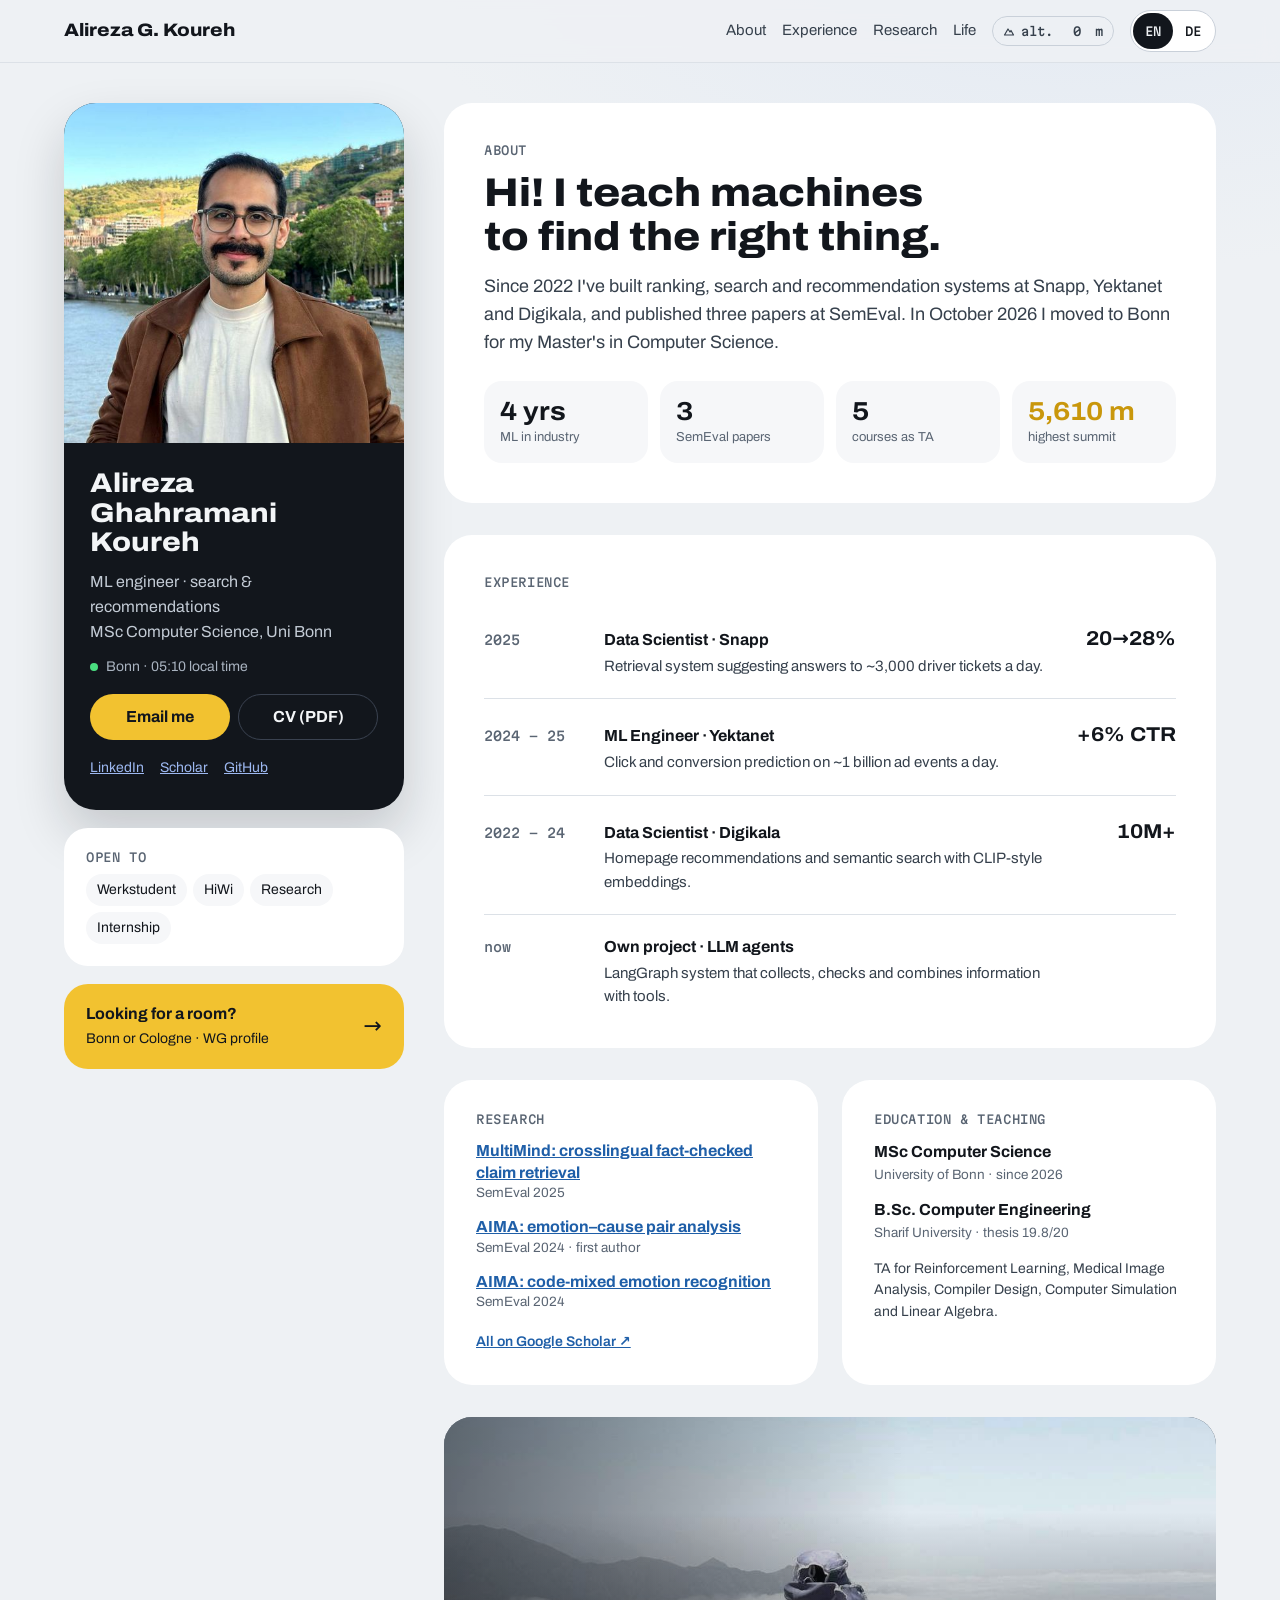
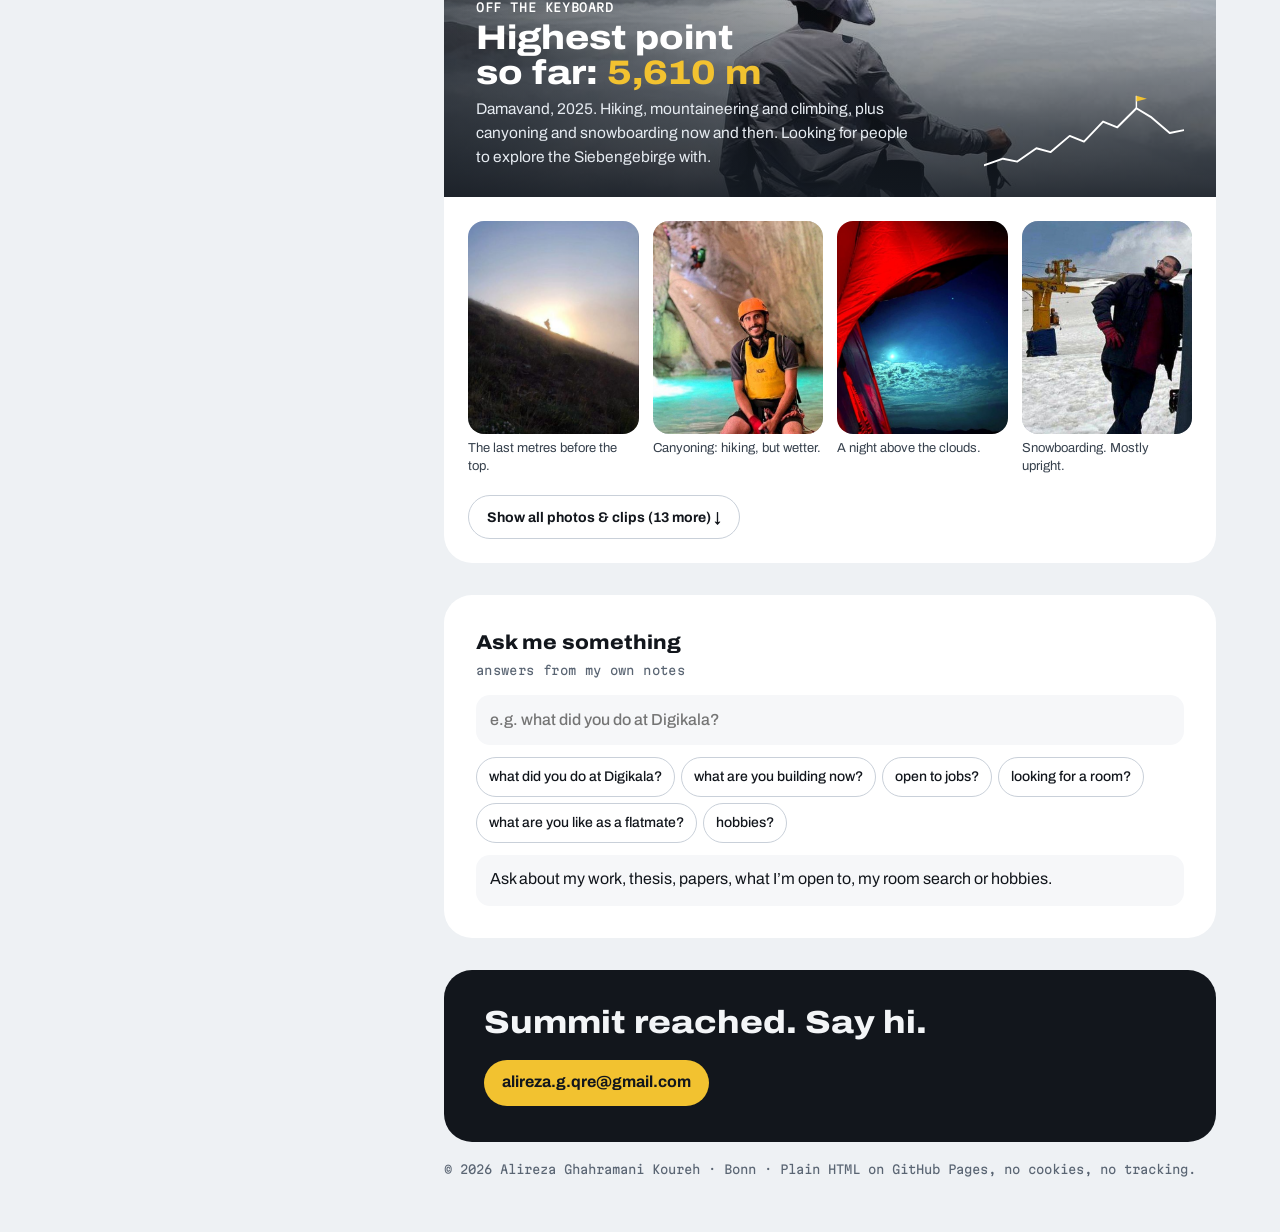
<file: index.html>
<!doctype html>
<html lang="en">
<head>
<meta charset="utf-8">
<meta name="viewport" content="width=device-width, initial-scale=1, viewport-fit=cover">
<title>Alireza Ghahramani Koureh · ML engineer, MSc student in Bonn</title>
<meta name="description" content="ML engineer for search and recommendations. MSc Computer Science at the University of Bonn. Since 2022 at Snapp, Yektanet and Digikala; 3 SemEval papers.">
<meta property="og:type" content="website">
<meta property="og:url" content="https://alireza-g-qre.github.io/">
<meta property="og:title" content="Alireza Ghahramani Koureh">
<meta property="og:description" content="ML engineer for search &amp; recommendations · MSc CS, University of Bonn">
<meta property="og:image" content="https://alireza-g-qre.github.io/assets/img/og.jpg">
<meta name="twitter:card" content="summary_large_image">
<meta name="theme-color" content="#EEF1F4">
<link rel="icon" href="data:image/svg+xml,%3Csvg xmlns='http://www.w3.org/2000/svg' viewBox='0 0 64 64'%3E%3Crect width='64' height='64' rx='16' fill='%2312161C'/%3E%3Cpath d='M10 50 L28 20 L37 34 L43 26 L54 50Z' fill='%23F2C230'/%3E%3C/svg%3E">
<link rel="stylesheet" href="assets/css/site.css?v=21">
</head>
<body class="pf-body">
<a class="skip" href="#main" data-i18n="skip">Skip to content</a>

<header class="top">
  <div class="top-in pf-top-in">
    <a class="brand" href="#main">Alireza G. Koureh</a>
    <nav class="nav" aria-label="Main">
      <a class="plain hide-sm" href="#about" data-i18n="nav.about">About</a>
      <a class="plain hide-sm" href="#experience" data-i18n="nav.exp">Experience</a>
      <a class="plain hide-sm" href="#research" data-i18n="nav.research">Research</a>
      <a class="plain hide-sm" href="#life" data-i18n="nav.life">Life</a>
      <span class="alt hide-sm" title="Altitude: climbs while you scroll" aria-hidden="true">
        <svg width="12" height="12" viewBox="0 0 24 24" fill="none" stroke="currentColor" stroke-width="2.4" stroke-linecap="round" stroke-linejoin="round"><path d="M3 20l7-12 4 6 2-3 5 9z"/></svg>
        <span data-i18n="alt">alt.</span>&nbsp;<span id="alt">0</span>&nbsp;m
      </span>
      <div class="lang" role="group" aria-label="Language">
        <button type="button" data-lang="en" aria-pressed="true">EN</button>
        <button type="button" data-lang="de" aria-pressed="false">DE</button>
      </div>
    </nav>
  </div>
</header>

<div class="pf" id="main">
  <aside class="pf-side">
    <div class="pf-card">
      <img src="assets/img/tbilisi-river.jpg" srcset="assets/img/tbilisi-river-sm.jpg 700w, assets/img/tbilisi-river.jpg 1400w" sizes="(max-width:980px) 100vw, 340px" alt="Alireza smiling on a bridge in Tbilisi" fetchpriority="high">
      <div class="pf-card-in">
        <h1 class="pf-name">Alireza<br>Ghahramani Koureh</h1>
        <p class="pf-role" data-i18n="card.role">ML engineer · search &amp; recommendations<br>MSc Computer Science, Uni Bonn</p>
        <p class="pf-time"><span class="dot" aria-hidden="true"></span><span id="clock">Bonn</span></p>
        <div class="pf-btns">
          <a class="pf-btn sun" href="mailto:alireza.g.qre@gmail.com" data-i18n="hero.email">Email me</a>
          <a class="pf-btn ghost" href="cv/Alireza_Ghahramani_Koureh_CV.pdf" data-i18n="hero.cv">CV (PDF)</a>
        </div>
        <p class="pf-links">
          <a href="https://www.linkedin.com/in/alireza-ghahramanikoureh/">LinkedIn</a>
          <a href="https://scholar.google.com/citations?hl=en&amp;user=39O8OBsAAAAJ">Scholar</a>
          <a href="https://github.com/Alireza-G-Qre">GitHub</a>
        </p>
      </div>
    </div>
    <div class="pf-box">
      <span class="kicker" data-i18n="open.k">Open to</span>
      <p class="pf-pills"><span data-i18n="open.1">Werkstudent</span><span data-i18n="open.2">HiWi</span><span data-i18n="open.3">Research</span><span data-i18n="open.4">Internship</span></p>
    </div>
    <a class="pf-wg" href="wg/"><span><b data-i18n="wg.t">Looking for a room?</b><br><small data-i18n="wg.s">Bonn or Cologne · WG profile</small></span><span aria-hidden="true">→</span></a>
  </aside>

  <main class="pf-main">
    <section id="about" class="pf-sec" aria-labelledby="h-about">
      <span class="kicker" data-i18n="about.k">About</span>
      <h2 id="h-about" class="pf-lead" data-i18n="about.h">Hi! I teach machines to find the right thing.</h2>
      <p class="pf-text" data-i18n="about.t">Since 2022 I've built ranking, search and recommendation systems at Snapp, Yektanet and Digikala, and published three papers at SemEval. In October 2026 I moved to Bonn for my Master's in Computer Science.</p>
      <div class="pf-stats">
        <div><b data-i18n="st.1b">4 yrs</b><span data-i18n="st.1">ML in industry</span></div>
        <div><b>3</b><span data-i18n="st.2">SemEval papers</span></div>
        <div><b>5</b><span data-i18n="st.3">courses as TA</span></div>
        <div><b class="gold" data-i18n="st.4b">5,610 m</b><span data-i18n="st.4">highest summit</span></div>
      </div>
    </section>

    <section id="experience" class="pf-sec" aria-labelledby="h-exp">
      <h2 id="h-exp" class="kicker" data-i18n="exp.k">Experience</h2>
      <ol class="pf-exp">
        <li><span class="yr">2025</span><div><b data-i18n="exp.1h">Data Scientist · Snapp</b><p data-i18n="exp.1">Retrieval system suggesting answers to ~3,000 driver tickets a day.</p></div><strong>20→28%</strong></li>
        <li><span class="yr">2024 – 25</span><div><b data-i18n="exp.2h">ML Engineer · Yektanet</b><p data-i18n="exp.2">Click and conversion prediction on ~1 billion ad events a day.</p></div><strong>+6% CTR</strong></li>
        <li><span class="yr">2022 – 24</span><div><b data-i18n="exp.3h">Data Scientist · Digikala</b><p data-i18n="exp.3">Homepage recommendations and semantic search with CLIP-style embeddings.</p></div><strong>10M+</strong></li>
        <li><span class="yr" data-i18n="exp.nowk">now</span><div><b data-i18n="exp.4h">Own project · LLM agents</b><p data-i18n="exp.4">LangGraph system that collects, checks and combines information with tools.</p></div><strong></strong></li>
      </ol>
    </section>

    <div id="research" class="pf-two">
      <section class="pf-sec" aria-labelledby="h-res">
        <h2 id="h-res" class="kicker" data-i18n="res.k">Research</h2>
        <ul class="pf-papers">
          <li><a href="https://aclanthology.org/2025.semeval-1.303/">MultiMind: crosslingual fact-checked claim retrieval</a><span>SemEval 2025</span></li>
          <li><a href="https://doi.org/10.18653/v1/2024.semeval-1.243">AIMA: emotion–cause pair analysis</a><span data-i18n="res.2">SemEval 2024 · first author</span></li>
          <li><a href="https://doi.org/10.18653/v1/2024.semeval-1.244">AIMA: code-mixed emotion recognition</a><span>SemEval 2024</span></li>
        </ul>
        <a class="pf-more" href="https://scholar.google.com/citations?hl=en&amp;user=39O8OBsAAAAJ" data-i18n="res.more">All on Google Scholar ↗</a>
      </section>
      <section class="pf-sec" aria-labelledby="h-edu">
        <h2 id="h-edu" class="kicker" data-i18n="edu.k">Education &amp; teaching</h2>
        <ul class="pf-edu">
          <li><b data-i18n="edu.1h">MSc Computer Science</b><span data-i18n="edu.1">University of Bonn · since 2026</span></li>
          <li><b data-i18n="edu.2h">B.Sc. Computer Engineering</b><span data-i18n="edu.2">Sharif University · thesis 19.8/20</span></li>
        </ul>
        <p class="pf-small" data-i18n="edu.ta">TA for Reinforcement Learning, Medical Image Analysis, Compiler Design, Computer Simulation and Linear Algebra.</p>
      </section>
    </div>

    <section id="life" class="pf-sec pf-life" aria-labelledby="h-life">
      <div class="pf-hero-photo">
        <img src="assets/img/above-clouds.jpg" srcset="assets/img/above-clouds-sm.jpg 700w, assets/img/above-clouds.jpg 1400w" sizes="(max-width:980px) 100vw, 800px" alt="Alireza looking out over a sea of clouds" loading="lazy">
        <div class="pf-hero-text">
          <div>
            <span class="kicker light" data-i18n="life.k">Off the keyboard</span>
            <h2 id="h-life" data-i18n="life.h">Highest point so far: <em>5,610 m</em></h2>
            <p data-i18n="life.t">Damavand, 2025. Hiking, mountaineering and climbing, plus canyoning and snowboarding now and then. Looking for people to explore the Siebengebirge with.</p>
          </div>
          <svg class="ridge-svg" viewBox="0 -20 420 160" role="img" aria-label="Elevation profile up to 5,610 metres">
            <path class="ridge" d="M0 132 L40 118 L70 124 L110 96 L140 104 L180 70 L210 82 L250 40 L280 52 L320 12 L350 30 L390 64 L420 58" fill="none" stroke="#fff" stroke-width="4" stroke-linejoin="round" stroke-linecap="round"/>
            <line x1="320" y1="12" x2="320" y2="-14" stroke="#fff" stroke-width="3"/>
            <path class="flag" d="M320 -14 L342 -8 L320 -2 Z" fill="#F2C230"/>
          </svg>
        </div>
      </div>
      <div class="pf-gallery" id="gallery"></div>
      <div class="pf-gallery" id="galleryMore" hidden></div>
      <button type="button" class="pf-toggle" id="galleryBtn" aria-expanded="false" aria-controls="galleryMore"></button>
    </section>

    <section class="pf-sec ask" aria-labelledby="h-ask">
      <div class="head"><h2 id="h-ask" class="pf-h3" data-i18n="ask.h">Ask me something</h2><span class="mono muted" data-i18n="ask.sub">answers from my own notes</span></div>
      <label><span class="sr" data-i18n="ask.label">Your question</span><input id="q" type="text" autocomplete="off" placeholder="e.g. what did you do at Digikala?"></label>
      <div class="sugg" id="sugg"></div>
      <p class="answer" id="answer" aria-live="polite"></p>
    </section>

    <section class="pf-foot">
      <span data-i18n="foot.t">Summit reached. Say hi.</span>
      <a class="pf-btn sun" href="mailto:alireza.g.qre@gmail.com">alireza.g.qre@gmail.com</a>
    </section>
    <p class="pf-legal">© 2026 Alireza Ghahramani Koureh · Bonn · <span data-i18n="legal">Plain HTML on GitHub Pages, no cookies, no tracking.</span></p>
  </main>
</div>

<script src="assets/js/home.js?v=24" defer></script>
</body>
</html>
</file>
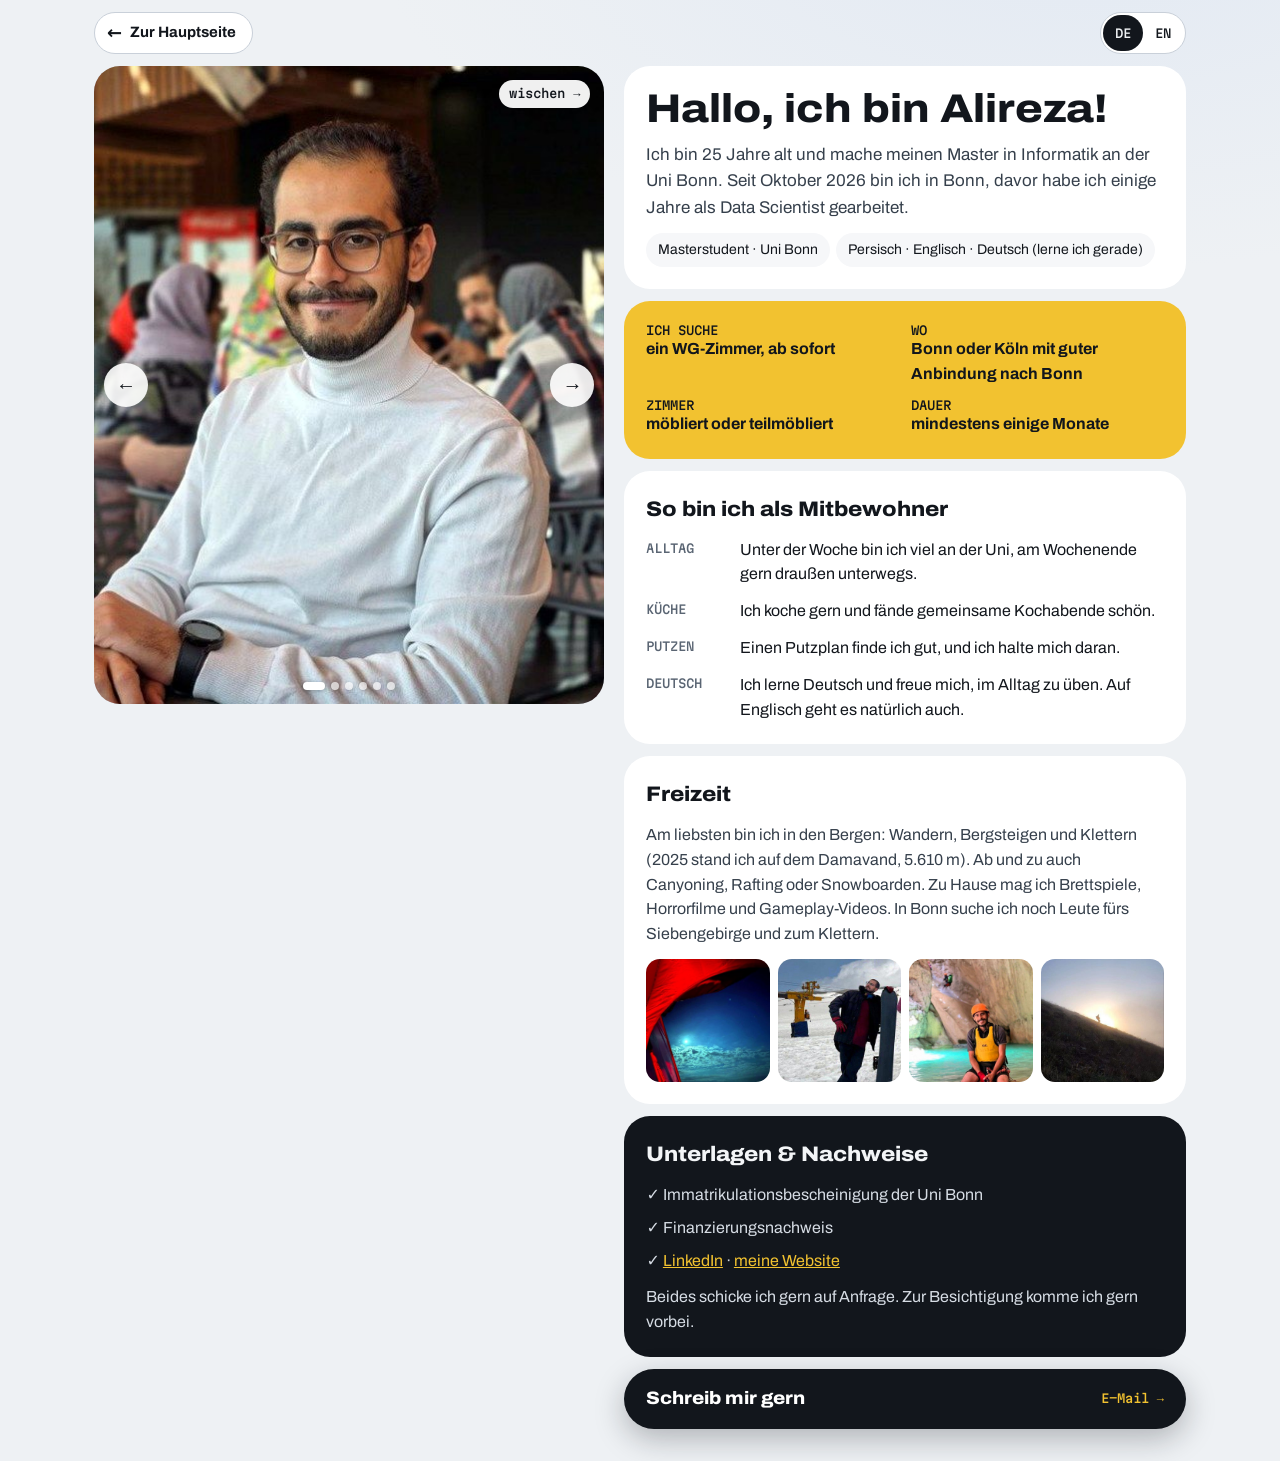
<file: wg/index.html>
<!doctype html>
<html lang="de">
<head>
<meta charset="utf-8">
<meta name="viewport" content="width=device-width, initial-scale=1, viewport-fit=cover">
<title>Alireza · WG-Profil / Flatmate profile</title>
<meta name="description" content="Hallo! Ich bin Alireza, 25 Jahre alt, mache meinen Informatik-Master an der Uni Bonn und suche ein WG-Zimmer in Bonn oder Köln.">
<meta property="og:type" content="profile">
<meta property="og:url" content="https://alireza-g-qre.github.io/wg/">
<meta property="og:title" content="Alireza, 25 Jahre · sucht ein WG-Zimmer in Bonn oder Köln">
<meta property="og:description" content="Informatik-Master an der Uni Bonn · Wandern, Bergsteigen &amp; Klettern · Brettspiele · lerne Deutsch">
<meta property="og:image" content="https://alireza-g-qre.github.io/assets/img/og-wg.jpg">
<meta name="twitter:card" content="summary_large_image">
<meta name="theme-color" content="#EEF1F4">
<link rel="icon" href="data:image/svg+xml,%3Csvg xmlns='http://www.w3.org/2000/svg' viewBox='0 0 64 64'%3E%3Crect width='64' height='64' rx='16' fill='%2312161C'/%3E%3Cpath d='M10 50 L28 20 L37 34 L43 26 L54 50Z' fill='%23F2C230'/%3E%3C/svg%3E">
<link rel="stylesheet" href="../assets/css/site.css?v=21">
</head>
<body class="pf-body">
<header class="wg-top">
  <a class="back" href="../"><span aria-hidden="true">←</span> <span class="back-t" data-de="Zur Hauptseite" data-en="Main page">Zur Hauptseite</span></a>
  <div class="lang" role="group" aria-label="Sprache / Language">
    <button type="button" data-lang="de" aria-pressed="true">DE</button>
    <button type="button" data-lang="en" aria-pressed="false">EN</button>
  </div>
</header>

<main class="wg">
  <section class="carousel" aria-roledescription="carousel" aria-label="Fotos / Photos">
    <div class="slides" id="slides" tabindex="0">
      <img src="../assets/img/turtleneck.jpg" alt="Alireza im Café, weißer Rollkragenpullover" data-en="Alireza in a café, white turtleneck" style="object-position:50% 30%">
      <img src="../assets/img/rooftop.jpg" alt="Alireza abends auf einer Dachterrasse" data-en="Alireza on a rooftop in the evening" style="object-position:50% 40%" loading="lazy">
      <img src="../assets/img/tbilisi-river-sm.jpg" alt="Alireza auf einer Brücke in Tiflis" data-en="Alireza on a bridge in Tbilisi" style="object-position:50% 30%" loading="lazy">
      <img src="../assets/img/gallery-sm.jpg" alt="Alireza in einer Kunstgalerie" data-en="Alireza in an art gallery" style="object-position:50% 30%" loading="lazy">
      <img src="../assets/img/sea.jpg" alt="Alireza am Meer" data-en="Alireza by the sea" style="object-position:45% 40%" loading="lazy">
      <img src="../assets/img/damavand-summit-sm.jpg" alt="Alireza am Gipfel des Damavand, 5.610 m" data-en="Alireza on the Damavand summit, 5,610 m" style="object-position:60% 30%" loading="lazy">
    </div>
    <div class="arrows hide-sm"><button type="button" id="prev" aria-label="Vorheriges Foto">←</button><button type="button" id="next" aria-label="Nächstes Foto">→</button></div>
    <div class="dots" id="dots"></div>
    <span class="swipe" aria-hidden="true" data-de="wischen →" data-en="swipe →">wischen →</span>
  </section>

  <div class="wg-col" lang="de" data-lang-block="de">
    <section class="card lead" style="--i:1">
      <h1>Hallo, ich bin Alireza!</h1>
      <p>Ich bin 25 Jahre alt und mache meinen Master in Informatik an der Uni Bonn. Seit Oktober 2026 bin ich in Bonn, davor habe ich einige Jahre als Data Scientist gearbeitet.</p>
      <div class="tags"><span>Masterstudent · Uni Bonn</span><span>Persisch · Englisch · Deutsch (lerne ich gerade)</span></div>
    </section>
    <section class="card facts" style="--i:2">
      <div><span>ICH SUCHE</span><strong>ein WG-Zimmer, ab sofort</strong></div>
      <div><span>WO</span><strong>Bonn oder Köln mit guter Anbindung nach Bonn</strong></div>
      <div><span>ZIMMER</span><strong>möbliert oder teilmöbliert</strong></div>
      <div><span>DAUER</span><strong>mindestens einige Monate</strong></div>
    </section>
    <section class="card" style="--i:3">
      <h2>So bin ich als Mitbewohner</h2>
      <ul class="live">
        <li><span>ALLTAG</span><span>Unter der Woche bin ich viel an der Uni, am Wochenende gern draußen unterwegs.</span></li>
        <li><span>KÜCHE</span><span>Ich koche gern und fände gemeinsame Kochabende schön.</span></li>
        <li><span>PUTZEN</span><span>Einen Putzplan finde ich gut, und ich halte mich daran.</span></li>
        <li><span>DEUTSCH</span><span>Ich lerne Deutsch und freue mich, im Alltag zu üben. Auf Englisch geht es natürlich auch.</span></li>
      </ul>
    </section>
    <section class="card" style="--i:4">
      <h2>Freizeit</h2>
      <p>Am liebsten bin ich in den Bergen: Wandern, Bergsteigen und Klettern (2025 stand ich auf dem Damavand, 5.610 m). Ab und zu auch Canyoning, Rafting oder Snowboarden. Zu Hause mag ich Brettspiele, Horrorfilme und Gameplay-Videos. In Bonn suche ich noch Leute fürs Siebengebirge und zum Klettern.</p>
      <div class="mini">
        <img src="../assets/img/tent-moon-sm.jpg" alt="Vollmond über den Wolken, aus dem Zelt gesehen" loading="lazy">
        <img src="../assets/img/snowboard-sm.jpg" alt="Alireza mit Snowboard im Schnee" loading="lazy" style="object-position:40% 50%">
        <img src="../assets/img/canyoning-sm.jpg" alt="Alireza beim Canyoning" loading="lazy">
        <img src="../assets/img/hiker-ridge-sm.jpg" alt="Wanderer im Gegenlicht auf einem Bergkamm" loading="lazy">
      </div>
    </section>
    <section class="card trust" style="--i:5">
      <h2>Unterlagen &amp; Nachweise</h2>
      <ul>
        <li>✓ Immatrikulationsbescheinigung der Uni Bonn</li>
        <li>✓ Finanzierungsnachweis</li>
        <li>✓ <a href="https://www.linkedin.com/in/alireza-ghahramanikoureh/">LinkedIn</a> · <a href="../">meine Website</a></li>
        <li style="padding-top:4px">Beides schicke ich gern auf Anfrage. Zur Besichtigung komme ich gern vorbei.</li>

      </ul>
    </section>
    <a class="cta" href="mailto:alireza.g.qre@gmail.com?subject=WG-Zimmer"><span>Schreib mir gern</span><small>E-Mail →</small></a>
  </div>

  <div class="wg-col" lang="en" data-lang-block="en" hidden>
    <section class="card lead">
      <h1>Hi, I'm Alireza.</h1>
      <p>I'm 25 years old and doing my Master's in Computer Science at the University of Bonn. I've been in Bonn since October 2026; before that, I worked as a data scientist for a few years.</p>
      <div class="tags"><span>Master's student · Uni Bonn</span><span>Persian · English · German (learning)</span></div>
    </section>
    <section class="card facts">
      <div><span>LOOKING FOR</span><strong>a room in a shared flat (WG), from now on</strong></div>
      <div><span>WHERE</span><strong>Bonn, or Cologne with a good connection to Bonn</strong></div>
      <div><span>ROOM</span><strong>furnished or partly furnished</strong></div>
      <div><span>FOR</span><strong>at least a few months</strong></div>
    </section>
    <section class="card">
      <h2>What I'm like as a flatmate</h2>
      <ul class="live">
        <li><span>ROUTINE</span><span>On weekdays I'm mostly at uni; at weekends I like to be outdoors.</span></li>
        <li><span>KITCHEN</span><span>I like cooking and would enjoy cooking together sometimes.</span></li>
        <li><span>CLEANING</span><span>I'm happy with a cleaning rota and I stick to it.</span></li>
        <li><span>GERMAN</span><span>I'm learning German and happy to practise at home. English works too, of course.</span></li>
      </ul>
    </section>
    <section class="card">
      <h2>Free time</h2>
      <p>I'm happiest in the mountains: hiking, mountaineering and climbing (in 2025 I stood on top of Damavand, 5,610 m). Now and then also canyoning, rafting or snowboarding. At home: board games, horror films and gameplay videos. In Bonn, I'm still looking for people to go hiking in the Siebengebirge and climbing with.</p>
      <div class="mini">
        <img src="../assets/img/tent-moon-sm.jpg" alt="Full moon over the clouds, seen from a tent" loading="lazy">
        <img src="../assets/img/snowboard-sm.jpg" alt="Alireza with his snowboard in the snow" loading="lazy" style="object-position:40% 50%">
        <img src="../assets/img/canyoning-sm.jpg" alt="Alireza canyoning" loading="lazy">
        <img src="../assets/img/hiker-ridge-sm.jpg" alt="A hiker against the sun on a ridge" loading="lazy">
      </div>
    </section>
    <section class="card trust">
      <h2>Documents</h2>
      <ul>
        <li>✓ Enrolment certificate from the University of Bonn</li>
        <li>✓ Proof of funds</li>
        <li>✓ <a href="https://www.linkedin.com/in/alireza-ghahramanikoureh/">LinkedIn</a> · <a href="../">my website</a></li>
        <li style="padding-top:4px">Happy to send both on request, and to come by for a viewing.</li>
      </ul>
    </section>
    <a class="cta" href="mailto:alireza.g.qre@gmail.com?subject=Room%20in%20your%20WG"><span>Get in touch</span><small>Email →</small></a>
  </div>
</main>

<script src="../assets/js/wg.js?v=4" defer></script>
</body>
</html>
</file>
<file: assets/css/site.css>
/* Alireza G. Koureh — personal site. Plain CSS, no build step (GitHub Pages friendly). */
@import url("fonts.css");

:root {
  --ground: #EEF1F4;
  --surface: #FFFFFF;
  --surface-2: #F6F7F9;
  --ink: #12161C;
  --ink-2: #36404C;
  --muted: #5A6573;
  --line: #DCE1E7;
  --line-2: #C9D0D9;
  --accent: #F2C230;      /* summit yellow */
  --link: #1F5FA8;
  --dark: #12161C;
  --dark-ink: #F3F5F7;
  --dark-muted: #A9B3C0;
  --header-bg: rgba(238, 241, 244, .88);
  --radius: 28px;
  --mono: "Martian Mono", ui-monospace, "SFMono-Regular", Menlo, monospace;
  --sans: "Archivo", system-ui, -apple-system, "Segoe UI", sans-serif;
  color-scheme: light;
}
@media (prefers-color-scheme: dark) {
  :root {
    --ground: #0E1116; --surface: #171B22; --surface-2: #1D222B; --ink: #EDF1F5; --ink-2: #C3CBD5;
    --muted: #97A2B0; --line: #262C36; --line-2: #333B47; --link: #8DB8F0; --dark: #05070A;
    --header-bg: rgba(14, 17, 22, .85); color-scheme: dark;
  }
}

* { box-sizing: border-box; }
[hidden] { display: none !important; }
html { scroll-behavior: smooth; }
body { margin: 0; background: var(--ground); color: var(--ink); font: 16px/1.55 var(--sans); -webkit-font-smoothing: antialiased; }
img { max-width: 100%; display: block; }
a { color: var(--link); }
a:hover { color: var(--ink); }
:focus-visible { outline: 3px solid var(--link); outline-offset: 3px; border-radius: 6px; }
h1, h2 { text-wrap: balance; }
.mono { font-family: var(--mono); font-size: 12px; letter-spacing: .03em; }
.muted { color: var(--muted); }
.sr { position: absolute; width: 1px; height: 1px; overflow: hidden; clip: rect(0 0 0 0); white-space: nowrap; }
.skip { position: absolute; left: 12px; top: -60px; background: var(--ink); color: var(--ground); padding: 10px 14px; border-radius: 10px; z-index: 20; }
.skip:focus { top: 12px; }

/* header */
.top { position: sticky; top: 0; z-index: 10; background: var(--header-bg); backdrop-filter: blur(10px); -webkit-backdrop-filter: blur(10px); border-bottom: 1px solid var(--line); }
.top-in { max-width: 1240px; margin: 0 auto; padding: 10px 16px; display: flex; flex-wrap: wrap; gap: 10px 18px; align-items: center; justify-content: space-between; }
.brand { font-weight: 800; font-stretch: 112%; font-size: 18px; color: var(--ink); text-decoration: none; }
.nav { display: flex; flex-wrap: wrap; gap: 8px 16px; align-items: center; font-size: 15px; }
.nav a.plain { color: var(--ink-2); text-decoration: none; }
.nav a.plain:hover { color: var(--ink); text-decoration: underline; }
.pill-cta { color: #12161C !important; font-weight: 700; text-decoration: none; background: var(--accent); border-radius: 999px; padding: 8px 14px; }
.alt { display: inline-flex; align-items: center; gap: 6px; font: 500 12px var(--mono); color: var(--ink-2); border: 1px solid var(--line-2); border-radius: 999px; padding: 7px 10px; min-width: 100px; justify-content: center; font-variant-numeric: tabular-nums; }
.lang { display: flex; background: var(--surface); border: 1px solid var(--line-2); border-radius: 999px; padding: 2px; }
.lang button { font: 500 12px var(--mono); border: 0; border-radius: 999px; padding: 8px 11px; min-height: 36px; min-width: 40px; background: transparent; color: var(--ink); cursor: pointer; }
.lang button[aria-pressed="true"] { background: var(--ink); color: var(--ground); }

/* bento grid */
.g { max-width: 1240px; margin: 0 auto; padding: 20px 16px 56px; display: grid; grid-template-columns: repeat(4, minmax(0, 1fr)); grid-auto-rows: auto; gap: 16px; }
.c2 { grid-column: span 2; } .c4 { grid-column: span 4; } .r2 { grid-row: span 2; }
.tile { min-height: 210px; background: var(--surface); border-radius: var(--radius); padding: 28px; display: flex; flex-direction: column; gap: 12px; position: relative; overflow: hidden;
  transition: transform .3s ease, box-shadow .3s ease; animation: rise .8s cubic-bezier(.2,.7,.2,1) both; animation-delay: calc(var(--i, 0) * 60ms); }
.tile:hover { transform: translateY(-3px); box-shadow: 0 20px 44px rgba(18,22,28,.10); }
.tile.between { justify-content: space-between; }
.tile.big { padding: 36px; }
.tile.dark { background: var(--dark); color: var(--dark-ink); }
.tile.yellow { background: var(--accent); color: #12161C; text-decoration: none; }
.tile.yellow:hover { color: #12161C; }
.tile h2 { margin: 0; font-weight: 800; font-stretch: 112%; font-size: 22px; line-height: 1.15; }
.tile .head { display: flex; justify-content: space-between; align-items: baseline; gap: 8px 12px; flex-wrap: wrap; }
@keyframes rise { from { transform: translateY(14px); } to { transform: none; } }

.photo { padding: 0; background: var(--line-2); margin: 0; }
.photo img { position: absolute; inset: 0; width: 100%; height: 100%; object-fit: cover; transition: transform 1.2s cubic-bezier(.2,.7,.2,1); }
.photo:hover img { transform: scale(1.05); }
.chip { position: absolute; left: 12px; bottom: 12px; font: 500 12px var(--mono); background: rgba(255,255,255,.94); color: #12161C; border-radius: 999px; padding: 6px 10px; }

.kicker { font: 500 12px var(--mono); letter-spacing: .05em; color: var(--muted); text-transform: uppercase; }
.dark .kicker { color: var(--dark-muted); }
.hero > div { min-width: 0; grid-template-columns: minmax(0, 1fr); }
.hero h1 { margin: 0; font-weight: 800; font-stretch: 108%; font-size: clamp(32px, 3.5vw, 50px); line-height: 1.02; letter-spacing: -0.02em; }
.hero p { margin: 0; font-size: 18px; color: var(--ink-2); max-width: 32em; }
.actions { display: flex; flex-wrap: wrap; gap: 10px; align-items: center; }
.btn { display: inline-flex; align-items: center; min-height: 48px; padding: 0 22px; border-radius: 999px; font-weight: 700; text-decoration: none; }
.btn.solid { background: var(--ink); color: var(--ground); }
.btn.solid:hover { color: var(--ground); opacity: .9; }
.btn.line { border: 1.5px solid var(--ink); color: var(--ink); }
.btn.sun { background: var(--accent); color: #12161C; }
.links { display: inline-flex; flex-wrap: wrap; gap: 0 14px; }
.links a { min-height: 44px; display: inline-flex; align-items: center; }
.dark .links a { color: var(--dark-ink); }

.open ul { margin: 0; padding: 0; list-style: none; display: grid; gap: 4px; font-weight: 700; font-size: 17px; line-height: 1.3; }
.clock { font-weight: 800; font-stretch: 110%; font-size: 54px; line-height: 1; letter-spacing: -0.02em; font-variant-numeric: tabular-nums; }
@keyframes blink { 50% { opacity: .25; } }
.colon { animation: blink 1s steps(1) infinite; }
.num { font-weight: 800; font-stretch: 115%; font-size: 64px; line-height: .9; }
.stat-tile { color: var(--ink); text-decoration: none; }
.stat-tile:hover { color: var(--ink); }
.stat-tile p { margin: 0; font-size: 15px; font-weight: 600; }

.stat { justify-content: flex-start; gap: 14px; }
.stat-head { display: flex; align-items: baseline; gap: 12px; }
.stat .num { font-size: 56px; }
.mini-list { margin: 0; padding: 0; list-style: none; display: grid; gap: 8px; font-size: 14.5px; line-height: 1.35; }
.mini-list li { color: var(--ink-2); }
.mini-list a { font-weight: 700; }
.mini-list.plain li { font-weight: 600; color: var(--ink); padding-bottom: 6px; border-bottom: 1px solid var(--line); }
.mini-list.plain li:last-child { border-bottom: 0; padding-bottom: 0; }
.more { margin-top: auto; font-size: 14px; font-weight: 600; }
.path { list-style: none; margin: 0; padding: 0; display: grid; grid-template-columns: repeat(5, minmax(0, 1fr)); gap: 14px; position: relative; }
.path li { display: grid; gap: 6px; align-content: start; font-size: 14.5px; line-height: 1.4; color: var(--ink-2); }
.path img { width: 100%; aspect-ratio: 4 / 5; object-fit: cover; border-radius: 16px; background: var(--line-2); margin-bottom: 4px; }
.path .yr { justify-self: start; font: 500 12px var(--mono); background: var(--accent); color: #12161C; border-radius: 999px; padding: 3px 9px; }
.path b { color: var(--ink); font-size: 16px; }
.work { display: grid; gap: 10px; }
.work-row { display: grid; grid-template-columns: 128px minmax(0, 1fr); gap: 16px; align-items: center; background: var(--surface-2); border-radius: 18px; padding: 14px 16px; }
.work-row b { font-weight: 800; font-stretch: 105%; font-size: 22px; line-height: 1; white-space: nowrap; }
.work-row span { font-size: 15px; color: var(--ink-2); }
.work-row strong { color: var(--ink); }

.ask label { display: flex; align-items: center; gap: 10px; background: var(--surface-2); border-radius: 14px; padding: 0 14px; min-height: 50px; }
.ask input { flex: 1 1 auto; min-width: 0; border: 0; background: transparent; outline: none; font: 500 16px var(--sans); color: var(--ink); padding: 12px 0; }
.sugg { display: flex; flex-wrap: wrap; gap: 6px; }
.sugg button { font: 500 14px var(--sans); color: var(--ink); background: var(--surface); border: 1px solid var(--line-2); border-radius: 999px; padding: 8px 12px; min-height: 40px; cursor: pointer; }
.sugg button:hover { border-color: var(--ink); }
.answer { margin: 0; font-size: 16px; background: var(--surface-2); border-radius: 14px; padding: 12px 14px; min-height: 3.2em; }

.band { padding: 0; min-height: 440px; color: #FFFFFF; background: #6E7F92; justify-content: flex-end; }
.band { background: #2A3442; }
.band > img { position: absolute; top: 0; right: 0; bottom: 0; left: auto; width: 64%; height: 100%; object-fit: cover; object-position: 50% 38%; }
.band::after { content: ""; position: absolute; inset: 0; background: linear-gradient(90deg, #2A3442 0%, #2A3442 36%, rgba(42,52,66,.55) 50%, rgba(42,52,66,0) 70%); }
.band-in { position: relative; z-index: 1; padding: 36px; display: flex; flex-wrap: wrap; gap: 24px; align-items: flex-end; justify-content: space-between; }
.band-text { flex: 1 1 320px; max-width: 540px; display: grid; gap: 12px; }
.band h2 { font-stretch: 118%; font-size: clamp(32px, 4vw, 56px); line-height: 1; letter-spacing: -0.02em; }
.band h2 em { font-style: normal; color: var(--accent); }
.band p { margin: 0; font-size: 18px; color: #E6EBF1; }
.band .kicker { color: #FFFFFF; }
.ridge-svg { width: 100%; max-width: 300px; height: auto; margin-top: 4px; }
.ridge { stroke-dasharray: 1400; stroke-dashoffset: 1400; }
.in-view .ridge { animation: draw 2.8s cubic-bezier(.3,.6,.2,1) forwards .2s; }
@keyframes draw { to { stroke-dashoffset: 0; } }
.flag { transform-origin: 320px 0; animation: flag 2.4s ease-in-out infinite; }
@keyframes flag { 0%,100% { transform: rotate(0); } 50% { transform: rotate(-8deg); } }

.roll { display: flex; gap: 12px; overflow-x: auto; scroll-snap-type: x mandatory; padding-bottom: 8px; scrollbar-width: thin; }
.roll figure { flex: 0 0 220px; margin: 0; scroll-snap-align: start; display: grid; gap: 8px; }
.roll .frame { border-radius: 18px; overflow: hidden; aspect-ratio: 4 / 5; background: var(--line-2); }
.roll .frame { position: relative; }
.roll video { width: 100%; height: 100%; object-fit: cover; display: block; }
.clip-tag { position: absolute; left: 10px; top: 10px; font: 500 11px var(--mono); background: rgba(18,22,28,.72); color: #fff; border-radius: 999px; padding: 4px 8px; }
.roll img { width: 100%; height: 100%; object-fit: cover; transition: transform .8s cubic-bezier(.2,.7,.2,1); }
.roll figure:hover img { transform: scale(1.04); }
.roll figcaption { font-size: 14px; line-height: 1.35; color: var(--ink-2); }
.roll-nav { display: flex; gap: 6px; }
.roll-nav button { width: 40px; height: 40px; border-radius: 999px; border: 1px solid var(--line-2); background: var(--surface); color: var(--ink); cursor: pointer; font-size: 18px; }

.hats img { opacity: 0; transition: opacity .9s ease; object-position: 50% 38%; }
.hats img.on { opacity: 1; }

.door-title { font-weight: 800; font-stretch: 115%; font-size: clamp(24px, 2.6vw, 36px); line-height: 1.05; }
.foot { min-height: 0; flex-direction: row; flex-wrap: wrap; align-items: center; justify-content: space-between; gap: 16px 32px; }
.foot-title { font-weight: 800; font-stretch: 115%; font-size: clamp(26px, 3vw, 40px); line-height: 1.05; }
.legal { max-width: 1240px; margin: -32px auto 0; padding: 0 16px 40px; font: 12px var(--mono); color: var(--muted); }

@media (max-width: 1100px) {
  .path { display: flex; overflow-x: auto; scroll-snap-type: x mandatory; padding-bottom: 8px; }
  .path li { flex: 0 0 36%; scroll-snap-align: start; }
  .g { grid-template-columns: repeat(2, minmax(0, 1fr)); grid-auto-flow: dense; }
  .c4 { grid-column: span 2; }
  .hero.r2 { grid-row: auto; }
  .pair { aspect-ratio: 4 / 5; }
  .band { min-height: 0; display: flex; flex-direction: column; justify-content: flex-start; }
  .band > img { position: relative; inset: auto; width: 100%; height: auto; aspect-ratio: 16 / 10; object-position: 50% 30%; }
  .band::after { display: none; }
}
@media (max-width: 680px) {
  .g { grid-template-columns: repeat(2, minmax(0, 1fr)); grid-auto-rows: auto; gap: 12px; padding-top: 14px; }
  .g > * { grid-column: span 2; } .r2 { grid-row: auto; }
  .g > .pair { grid-column: span 1; }
  .photo { aspect-ratio: 4 / 5; }
  .pair .chip { font-size: 10.5px; left: 8px; bottom: 8px; padding: 5px 8px; }
  .tile, .tile.big { padding: 22px; }
  .tile.band, .tile.photo { padding: 0; }
  .band > img { aspect-ratio: 4 / 3.4; }
  .band-in { padding: 24px; }
  .hide-sm { display: none !important; }
  .top { position: static; }
  .work-row { grid-template-columns: 1fr; gap: 4px; }
  .hero h1 { font-size: 30px; font-stretch: 100%; }
  .hero p { font-size: 17px; }
  .roll figure { flex-basis: 70%; }
  .path li { flex-basis: 68%; }
  .roll-nav { display: none; }
}
@media (prefers-reduced-motion: reduce) {
  *, *::before, *::after { animation: none !important; transition: none !important; scroll-behavior: auto !important; }
  .ridge { stroke-dashoffset: 0; }
}

/* ---------- flatmate profile (/wg/) ---------- */
.wg { max-width: 560px; margin: 0 auto; padding: 0 14px 28px; display: grid; grid-template-columns: minmax(0, 1fr); gap: 12px; }
.wg-top { max-width: 1120px; margin: 0 auto; padding: 12px 14px; display: flex; justify-content: space-between; align-items: center; gap: 10px; }
.back { display: inline-flex; align-items: center; gap: 8px; min-height: 42px; padding: 0 16px 0 12px; border: 1.5px solid var(--line-2); border-radius: 999px; background: var(--surface); color: var(--ink); font-weight: 700; font-size: 15px; text-decoration: none; transition: border-color .2s, transform .2s; }
.back:hover { color: var(--ink); border-color: var(--ink); transform: translateX(-2px); }
.back span[aria-hidden] { font-size: 18px; line-height: 1; }
.carousel { position: relative; border-radius: 26px; overflow: hidden; background: var(--line-2); }
.slides { display: flex; overflow-x: auto; scroll-snap-type: x mandatory; scrollbar-width: none; }
.slides::-webkit-scrollbar { display: none; }
.slides img { flex: 0 0 100%; width: 100%; aspect-ratio: 4 / 5; object-fit: cover; scroll-snap-align: start; }
.dots { position: absolute; left: 0; right: 0; bottom: 14px; display: flex; justify-content: center; gap: 6px; }
.dots button { width: 8px; height: 8px; padding: 0; border: 0; border-radius: 999px; background: #FFFFFF; opacity: .65; box-shadow: 0 1px 4px rgba(0,0,0,.3); transition: width .3s, opacity .3s; cursor: pointer; }
.dots button[aria-current="true"] { width: 22px; opacity: 1; }
.dots button::before { content: ""; position: absolute; inset: -12px -4px; }
.dots button { position: relative; }
.swipe { position: absolute; right: 14px; top: 14px; font: 500 12px var(--mono); background: rgba(255,255,255,.94); color: #12161C; border-radius: 999px; padding: 6px 10px; animation: nudge 1.6s ease-in-out infinite; }
@keyframes nudge { 0%,100% { transform: translateX(0); } 50% { transform: translateX(6px); } }
.arrows { position: absolute; inset: 50% 10px auto; display: flex; justify-content: space-between; transform: translateY(-50%); pointer-events: none; }
.arrows button { pointer-events: auto; width: 44px; height: 44px; border-radius: 999px; border: 0; background: rgba(255,255,255,.9); color: #12161C; font-size: 20px; cursor: pointer; }
.card { background: var(--surface); border-radius: 26px; padding: 22px; display: grid; gap: 12px; animation: rise .7s cubic-bezier(.2,.7,.2,1) both; animation-delay: calc(var(--i, 0) * 50ms); }
.card h1 { margin: 0; font-weight: 800; font-stretch: 112%; font-size: clamp(28px, 4vw, 40px); line-height: 1.05; }
.card h2 { margin: 0; font-weight: 800; font-stretch: 110%; font-size: 21px; }
.card p { margin: 0; color: var(--ink-2); }
.card.lead p { font-size: 17px; }
.tags { display: flex; flex-wrap: wrap; gap: 6px; }
.tags span { font-size: 14px; background: var(--surface-2); border-radius: 999px; padding: 6px 12px; }
.facts { background: var(--accent); color: #12161C; grid-template-columns: repeat(2, minmax(0, 1fr)); }
.facts span { display: block; font: 500 12px var(--mono); }
.live { margin: 0; padding: 0; list-style: none; display: grid; gap: 12px; }
.live li { display: grid; grid-template-columns: 84px minmax(0, 1fr); gap: 10px; }
.live li > span:first-child { font: 500 12px var(--mono); color: var(--muted); padding-top: 3px; }
.mini { display: grid; grid-template-columns: repeat(2, minmax(0, 1fr)); gap: 8px; }
.mini img { width: 100%; aspect-ratio: 1; object-fit: cover; border-radius: 14px; }
.trust { background: var(--dark); color: var(--dark-ink); }
.trust ul { margin: 0; padding: 0; list-style: none; display: grid; gap: 8px; color: #D6DCE4; }
.trust a { color: var(--accent); }
.cta { position: sticky; bottom: 12px; z-index: 3; display: flex; align-items: center; justify-content: space-between; gap: 12px; min-height: 60px; padding: 0 22px; border-radius: 999px; background: #12161C; color: #FFFFFF; font-weight: 800; font-stretch: 110%; font-size: 18px; text-decoration: none; box-shadow: 0 10px 30px rgba(18,22,28,.28); }
.cta:hover { color: #FFFFFF; }
.cta small { font: 500 12px var(--mono); color: var(--accent); }
.wg-col { display: grid; gap: 12px; min-width: 0; padding-bottom: 4px; }
@media (min-width: 900px) {
  .wg { grid-template-columns: minmax(0, 1fr) minmax(0, 1.1fr); gap: 20px; max-width: 1120px; align-items: start; }
  .carousel { position: sticky; top: 16px; }
  .cta { position: static; }
  .mini { grid-template-columns: repeat(4, minmax(0, 1fr)); }
}
@media (prefers-color-scheme: dark) {
  .trust { background: #05070A; }
  .cta { background: var(--accent); color: #12161C; }
  .cta:hover { color: #12161C; }
  .cta small { color: #12161C; }
  .tile.dark { border: 1px solid var(--line-2); }
}

/* ---------- home v2: profile-card layout ---------- */
.pf-body { background: radial-gradient(1200px 600px at 85% -10%, var(--glow, #E2E9F3) 0%, transparent 60%), var(--ground); background-attachment: fixed; }
@media (prefers-color-scheme: dark) { .pf-body { --glow: #1A2230; } }
.pf-top-in { max-width: 1200px; padding-inline: 24px; }
.pf { max-width: 1200px; margin: 0 auto; padding: 40px 24px 56px; display: grid; grid-template-columns: 340px minmax(0, 1fr); gap: 40px; align-items: start; }
.pf-side { position: sticky; top: 88px; display: grid; gap: 18px; }
.pf-card { background: #12161C; color: #F3F5F7; border-radius: 32px; overflow: hidden; box-shadow: 0 24px 50px rgba(18,22,28,.18); }
.pf-card img { width: 100%; aspect-ratio: 1; object-fit: cover; object-position: 50% 25%; }
.pf-card-in { padding: 26px; display: grid; gap: 12px; }
.pf-name { margin: 0; font-weight: 800; font-stretch: 112%; font-size: 27px; line-height: 1.1; }
.pf-role { margin: 0; color: #C3CBD5; }
.pf-time { margin: 0; display: flex; align-items: center; gap: 8px; font-size: 14px; color: #A9B3C0; }
.pf-time .dot { width: 8px; height: 8px; border-radius: 999px; background: #4ADE80; flex: none; }
.pf-btns { display: grid; grid-template-columns: 1fr 1fr; gap: 8px; padding-top: 4px; }
.pf-btn { display: inline-flex; align-items: center; justify-content: center; min-height: 46px; padding: 0 18px; border-radius: 999px; font-weight: 700; text-decoration: none; }
.pf-btn.sun { background: var(--accent); color: #12161C; }
.pf-btn.sun:hover { color: #12161C; filter: brightness(1.05); }
.pf-btn.ghost { border: 1.5px solid #3A4250; color: #F3F5F7; }
.pf-btn.ghost:hover { border-color: #F3F5F7; color: #F3F5F7; }
.pf-links { margin: 0; display: flex; gap: 16px; font-size: 14px; }
.pf-links a { color: #9DB8F0; min-height: 32px; display: inline-flex; align-items: center; }
.pf-links a:hover { color: #FFFFFF; }
.pf-box { background: var(--surface); border-radius: 24px; padding: 22px; display: grid; gap: 10px; }
.pf-pills { margin: 0; display: flex; flex-wrap: wrap; gap: 6px; font-size: 14px; }
.pf-pills span { background: var(--surface-2); border-radius: 999px; padding: 5px 11px; }
.pf-wg { background: var(--accent); color: #12161C !important; border-radius: 24px; padding: 18px 22px; text-decoration: none; display: flex; justify-content: space-between; align-items: center; gap: 12px; font-size: 16px; transition: transform .2s; }
.pf-wg:hover { transform: translateY(-2px); }
.pf-wg small { font-size: 14px; }
.pf-wg > span:last-child { font-size: 22px; }
.pf-main { display: grid; gap: 32px; min-width: 0; }
.pf-sec { background: var(--surface); border-radius: 28px; padding: 40px; display: grid; gap: 14px; align-content: start; animation: rise .8s cubic-bezier(.2,.7,.2,1) both; }
.pf-sec h2.kicker { margin: 0; }
.pf-lead { margin: 0; font-weight: 800; font-stretch: 110%; font-size: clamp(28px, 3.2vw, 40px); line-height: 1.1; text-wrap: balance; }
.pf-text { margin: 0; font-size: 18px; color: var(--ink-2); max-width: 40em; }
.pf-stats { display: grid; grid-template-columns: repeat(4, minmax(0, 1fr)); gap: 12px; padding-top: 10px; }
.pf-stats div { background: var(--surface-2); border-radius: 18px; padding: 16px; display: grid; gap: 2px; }
.pf-stats b { font-size: 26px; font-stretch: 110%; line-height: 1.1; }
.pf-stats b.gold { color: #C9970C; }
.pf-stats span { font-size: 13px; color: var(--muted); }
.pf-exp { list-style: none; margin: 0; padding: 0; }
.pf-exp li { display: grid; grid-template-columns: 100px minmax(0, 1fr) 110px; gap: 4px 20px; padding: 20px 0; border-bottom: 1px solid var(--line); align-items: baseline; }
.pf-exp li:last-child { border-bottom: 0; padding-bottom: 0; }
.pf-exp .yr { font: 500 13px var(--mono); color: var(--muted); }
.pf-exp p { margin: 2px 0 0; color: var(--ink-2); font-size: 15px; }
.pf-exp strong { font-stretch: 110%; font-size: 20px; text-align: right; white-space: nowrap; }
.pf-two { display: grid; grid-template-columns: repeat(2, minmax(0, 1fr)); gap: 24px; }
.pf-two .pf-sec { padding: 32px; }
.pf-papers, .pf-edu { list-style: none; margin: 0; padding: 0; display: grid; gap: 12px; }
.pf-papers a { font-weight: 700; line-height: 1.35; display: block; }
.pf-papers span, .pf-edu span { display: block; font-size: 13.5px; color: var(--muted); }
.pf-more { font-size: 14px; font-weight: 600; margin-top: 4px; }
.pf-small { margin: 0; font-size: 14px; color: var(--ink-2); }
.pf-life { padding: 0; overflow: hidden; gap: 0; }
.pf-hero-photo { position: relative; min-height: 380px; color: #fff; background: #2A3442; }
.pf-hero-photo > img { position: absolute; inset: 0; width: 100%; height: 100%; object-fit: cover; object-position: 50% 40%; }
.pf-hero-photo::after { content: ""; position: absolute; inset: 0; background: linear-gradient(180deg, rgba(20,26,34,0) 25%, rgba(20,26,34,.9) 100%), linear-gradient(90deg, rgba(20,26,34,.55) 0%, rgba(20,26,34,0) 60%); }
.pf-hero-text { position: absolute; z-index: 1; left: 32px; right: 32px; bottom: 28px; display: flex; justify-content: space-between; align-items: flex-end; gap: 20px; flex-wrap: wrap; }
.pf-hero-text > div { max-width: 440px; display: grid; gap: 6px; }
.pf-hero-text h2 { margin: 0; font-weight: 800; font-stretch: 115%; font-size: clamp(26px, 3vw, 34px); line-height: 1.05; }
.pf-hero-text em { font-style: normal; color: var(--accent); }
.pf-hero-text p { margin: 0; color: #E6EBF1; font-size: 15.5px; }
.kicker.light { color: #FFFFFF; }
.pf-hero-text .ridge-svg { width: 200px; max-width: 40%; margin: 0; }
.pf-life.in-view .ridge { animation: draw 2.8s cubic-bezier(.3,.6,.2,1) forwards .2s; }
.pf-gallery { padding: 24px 24px 0; display: grid; grid-template-columns: repeat(4, minmax(0, 1fr)); gap: 14px; }
.pf-gallery figure { margin: 0; display: grid; gap: 6px; align-content: start; }
.pf-gallery .frame { position: relative; border-radius: 16px; overflow: hidden; aspect-ratio: 4 / 5; background: var(--line-2); }
.pf-gallery img, .pf-gallery video { width: 100%; height: 100%; object-fit: cover; display: block; transition: transform .8s cubic-bezier(.2,.7,.2,1); }
.pf-gallery figure:hover img { transform: scale(1.04); }
.pf-gallery figcaption { font-size: 13px; line-height: 1.35; color: var(--ink-2); }
.pf-toggle { justify-self: start; margin: 20px 24px 24px; min-height: 44px; padding: 0 18px; border-radius: 999px; border: 1.5px solid var(--line-2); background: var(--surface); color: var(--ink); font: 700 14px var(--sans); cursor: pointer; }
.pf-toggle:hover { border-color: var(--ink); }
.pf-sec.ask { padding: 32px; gap: 12px; }
.pf-h3 { margin: 0; font-weight: 800; font-stretch: 110%; font-size: 20px; }
.pf-foot { background: #12161C; color: #F3F5F7; border-radius: 28px; padding: 36px 40px; display: flex; flex-wrap: wrap; gap: 20px 32px; align-items: center; justify-content: space-between; }
.pf-foot > span { font-weight: 800; font-stretch: 115%; font-size: clamp(24px, 3vw, 32px); line-height: 1.05; }
.pf-legal { margin: -12px 0 0; font: 12px var(--mono); color: var(--muted); }
@media (max-width: 980px) {
  .pf { grid-template-columns: minmax(0, 1fr); gap: 24px; padding-top: 24px; }
  .pf-side { position: static; grid-template-columns: minmax(0, 1fr) minmax(0, 1fr); align-items: stretch; }
  .pf-card { grid-column: 1 / -1; display: grid; grid-template-columns: 40% minmax(0, 1fr); }
  .pf-card-in { align-content: center; padding: 32px; }
  .pf-card img { height: 100%; aspect-ratio: auto; }
  .pf-main { gap: 24px; }
}
@media (max-width: 680px) {
  .pf { padding: 16px 14px 40px; gap: 16px; }
  .pf-side { grid-template-columns: minmax(0, 1fr); gap: 12px; }
  .pf-card { display: block; grid-row: auto; }
  .pf-card img { aspect-ratio: 4 / 3.4; height: auto; object-position: 50% 22%; }
  .pf-card-in { padding: 22px; }
  .pf-main { gap: 16px; }
  .pf-sec, .pf-two .pf-sec, .pf-sec.ask { padding: 24px; }
  .pf-life { padding: 0; }
  .pf-two { grid-template-columns: minmax(0, 1fr); gap: 16px; }
  .pf-stats { grid-template-columns: repeat(2, minmax(0, 1fr)); }
  .pf-exp li { grid-template-columns: minmax(0, 1fr) auto; }
  .pf-exp .yr { grid-column: 1 / -1; }
  .pf-exp strong { font-size: 17px; }
  .pf-hero-photo { min-height: 0; display: grid; }
  .pf-hero-photo > img { position: relative; aspect-ratio: 4 / 3.2; height: auto; }
  .pf-hero-photo::after { display: none; }
  .pf-hero-text { position: relative; left: 0; right: 0; bottom: 0; padding: 22px; }
  .pf-hero-text .ridge-svg { width: 160px; max-width: 50%; }
  .pf-gallery { grid-template-columns: repeat(2, minmax(0, 1fr)); padding: 16px 16px 0; gap: 10px; }
  .pf-toggle { margin: 16px; }
  .pf-foot { padding: 28px 24px; }
}
@media (prefers-color-scheme: dark) { .pf-card, .pf-foot { box-shadow: none; border: 1px solid var(--line-2); } }
</file>
